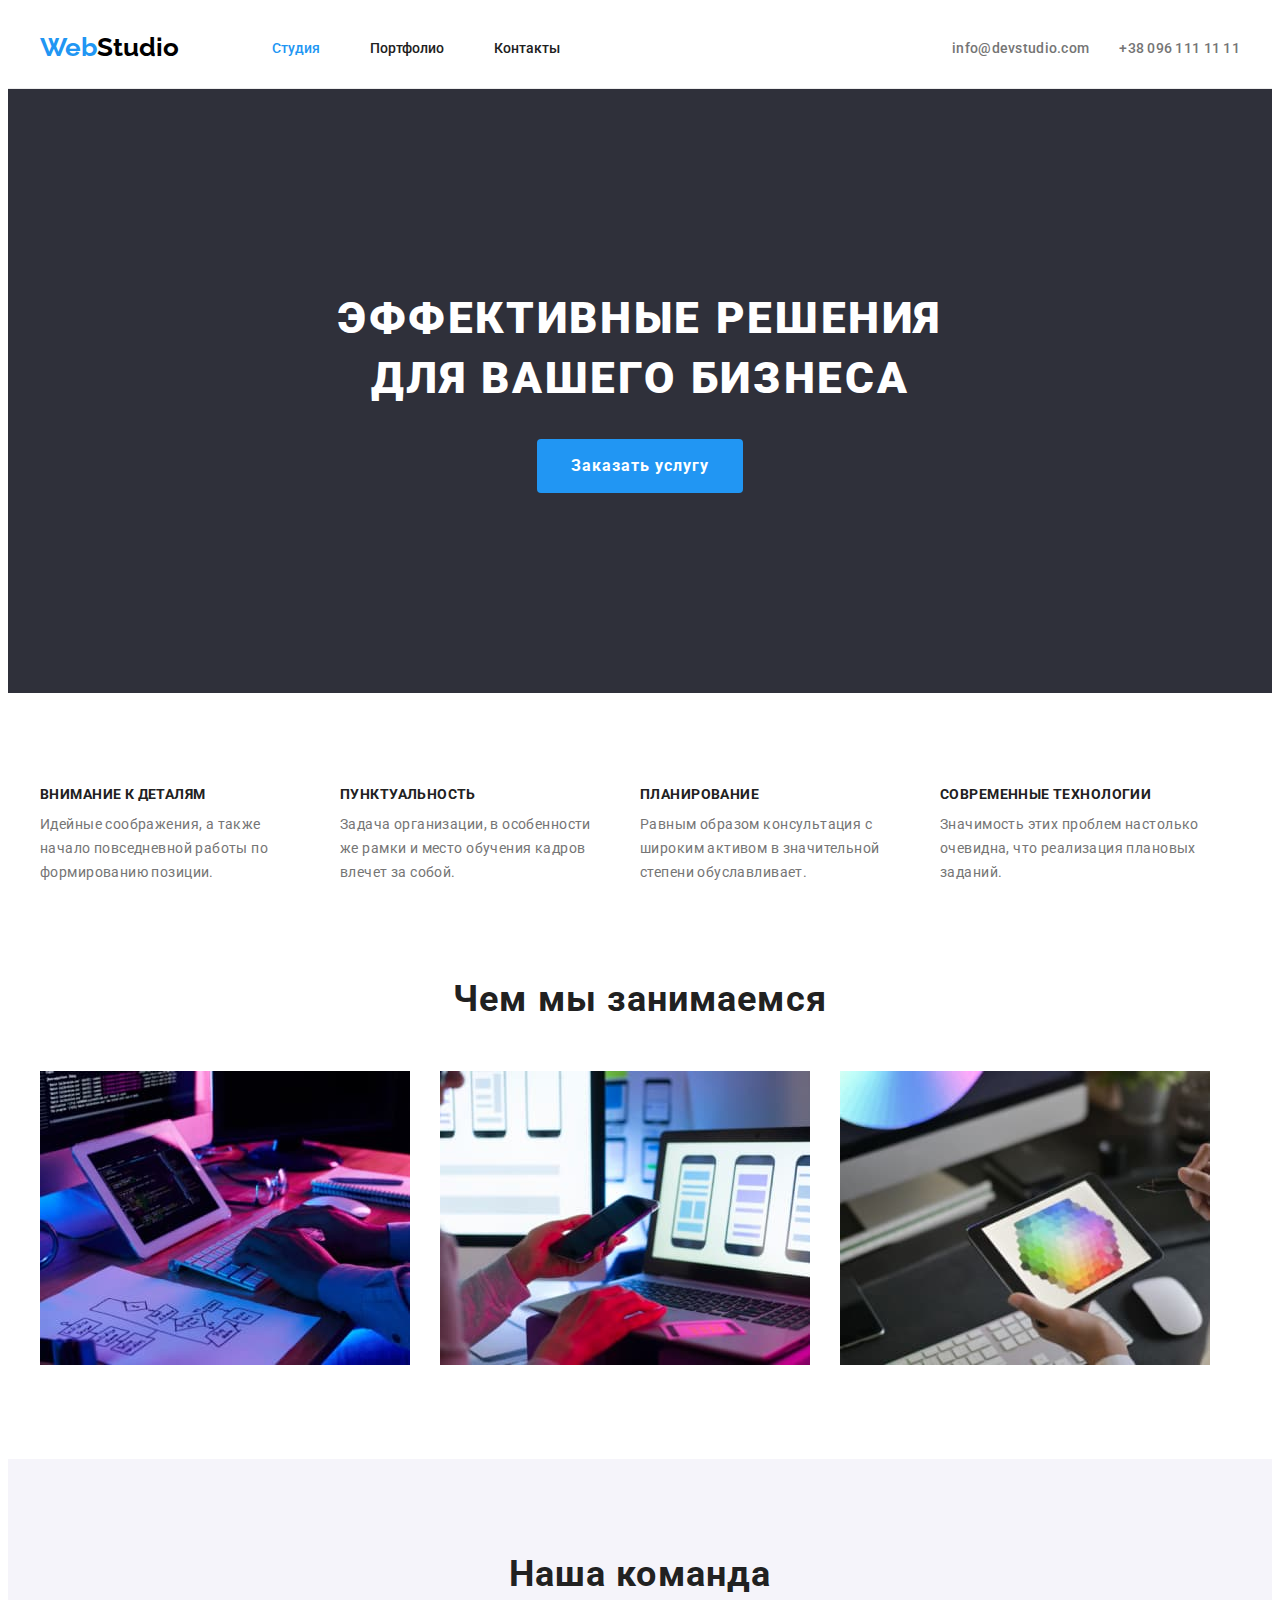
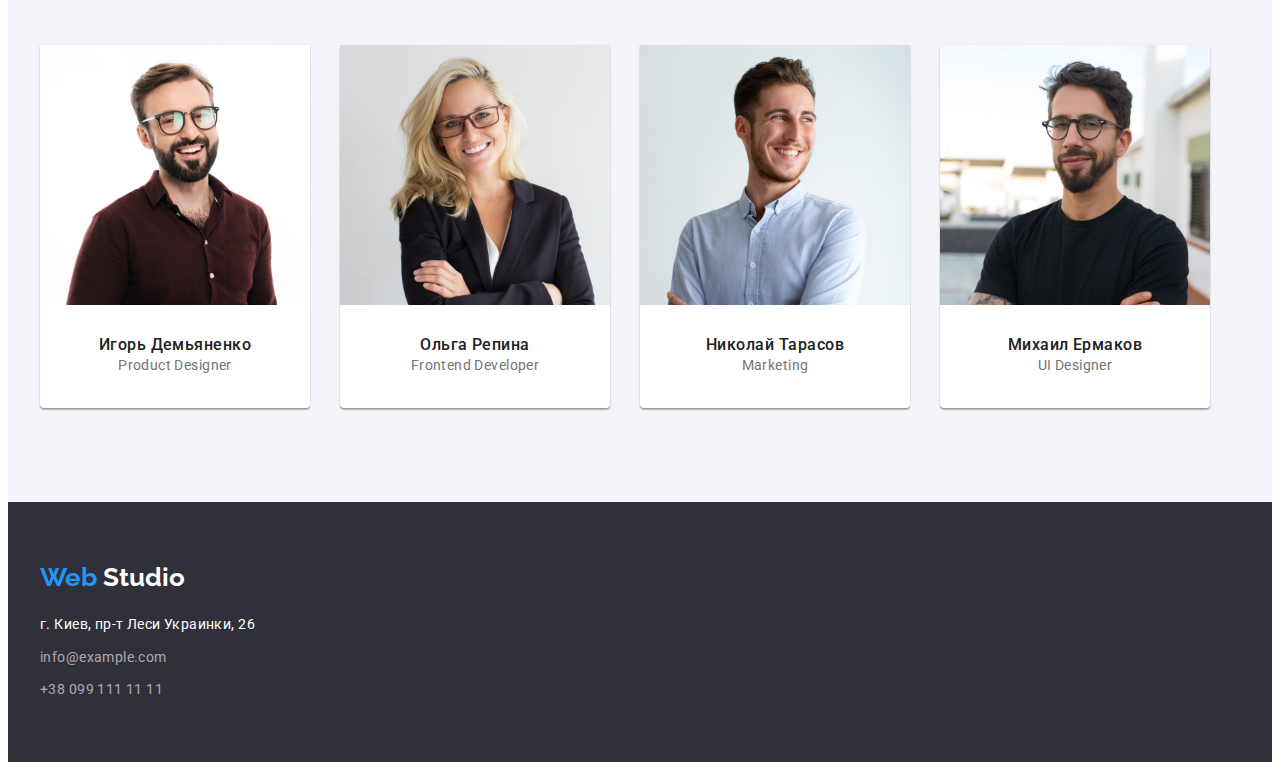
<file: index.html>
<!DOCTYPE html>
<html lang="ru">
<head>
    <meta charset="UTF-8">
    <meta http-equiv="X-UA-Compatible" content="IE=edge">
    <meta name="viewport" content="width=device-width, initial-scale=1.0">
    <title>WebStudio</title>
    <link rel="preconnect" href="https://fonts.googleapis.com">
    <link rel="preconnect" href="https://fonts.gstatic.com" crossorigin>
    <link href="https://fonts.googleapis.com/css2?family=Raleway:wght@700&family=Roboto:wght@400;500;700;900&display=swap" 
          rel="stylesheet">
    <link rel="stylesheet" href="https://cdnjs.cloudflare.com/ajax/libs/modern-normalize/1.1.0/modern-normalize.min.css"
          integrity="sha512-wpPYUAdjBVSE4KJnH1VR1HeZfpl1ub8YT/NKx4PuQ5NmX2tKuGu6U/JRp5y+Y8XG2tV+wKQpNHVUX03MfMFn9Q=="
          crossorigin="anonymous" 
          referrerpolicy="no-referrer" />
    <link rel="stylesheet" href="./css/styles.css">
</head>
<body>

    <header class="header">
        <div class="header-conteiner conteiner">
            <nav class="navigation">
                <a class="logo link" href="index.html" lang="en"><span class="logo-web">Web</span><span
                        class="logo-studio-black">Studio</span></a>
                <ul class="menu list">
                    <li class="menu-item"><a class="menu-link current link" href="./index.html">Студия</a></li>
                    <li class="menu-item"><a class="menu-link link" href="./portfolio.html">Портфолио</a></li>
                    <li class="menu-item"><a class="menu-link link" href="">Контакты</a></li>
                </ul>
            </nav>
            <ul class="menu-contacts list">
                <li><a class="header-email link" href="mailto:info@devstudio.com">info@devstudio.com</a></li>
                <li><a class="header-phone link" href="tel:+380961111111">+38 096 111 11 11</a></li>
            </ul>
        </div>
    </header>

    <main>
<!-- Hero -->
        <section class="hero">
            <div class="conteiner">
                <h1 class="hero-title">Эффективные решения <br> для вашего бизнеса</h1>
                <button type="button" class="hero-button">Заказать услугу</button>
            </div>
        </section>

<!-- Features -->
    <section class="features section">
        <div class="conteiner">
            <h2 class="title visually-hidden">Особенности компании</h2>
            <ul class="features-list list">
                <li class="features-list-item">
                    <h3 class="features-list-item-title">Внимание к деталям</h3>
                    <p class="features-text">Идейные соображения, а также начало повседневной работы по формированию позиции.
                    </p>
                </li>
                <li class="features-list-item">
                    <h3 class="features-list-item-title">Пунктуальность</h3>
                    <p class="features-text">Задача организации, в особенности же рамки и место обучения кадров влечет за
                        собой.</p>
                </li>
                <li class="features-list-item">
                    <h3 class="features-list-item-title">Планирование</h3>
                    <p class="features-text">Равным образом консультация с широким активом в значительной степени
                        обуславливает.</p>
                </li>
                <li class="features-list-item">
                    <h3 class="features-list-item-title">Современные технологии</h3>
                    <p class="features-text">Значимость этих проблем настолько очевидна, что реализация плановых заданий.</p>
                </li>
            </ul>
        </div>
    </section>

<!-- What we do -->
    <section class="what-we-do section">
        <div class="conteiner">
            <h2 class="title">Чем мы занимаемся</h2>
            <ul class="what-we-do-list list">
                <li class="what-we-do-list-item">
                    <img src="./images/main-page/pic1.jpg" alt="Код на планшете" width="370">
                </li>
                <li class="what-we-do-list-item">
                    <img src="./images/main-page/pic2.jpg" alt="Дизайн приложения" width="370">
                </li>
                <li class="what-we-do-list-item">
                    <img src="./images/main-page/pic3.jpg" alt="Палитра цвета" width="370">
                </li>
            </ul>
        </div> 
    </section>

<!-- Our team -->
    <section class="team section">
        <div class="conteiner">
            <h2 class="title">Наша команда</h2>
            <ul class="team-list list">
                <li class="team-list-item">
                    <img src="./images/main-page/img1.jpg" alt="Портрет" width="270">
                    <div class="team-item-text-conteiner">
                        <h3 class="team-list-item-title">Игорь Демьяненко</h3>
                        <p class="team-item-text">Product Designer</p>
                    </div>
                </li>
                <li class="team-list-item">
                    <img src="./images/main-page/img2.jpg" alt="Портрет" width="270">
                    <div class="team-item-text-conteiner">
                        <h3 class="team-list-item-title">Ольга Репина</h3>
                        <p class="team-item-text">Frontend Developer</p>
                    </div>
                </li>
                <li class="team-list-item">
                    <img src="./images/main-page/img3.jpg" alt="Портрет" width="270">
                    <div class="team-item-text-conteiner">
                        <h3 class="team-list-item-title">Николай Тарасов</h3>
                        <p class="team-item-text">Marketing</p>
                    </div>
                </li>
                <li class="team-list-item">
                    <img src="./images/main-page/img4.jpg" alt="Портрет" width="270">
                    <div class="team-item-text-conteiner">
                        <h3 class="team-list-item-title">Михаил Ермаков</h3>
                        <p class="team-item-text">UI Designer</p>
                    </div>
                </li>
            </ul>
        </div>

    </section>
    </main>

    <footer class="footer">
        <div class="conteiner">
            <a class="logo link" href="index.html" lang="en">
            <span class="logo-web">Web</span>
            <span class="logo-studio-white">Studio</span></a>
            <address>
                <ul class="address-list list">
                    <li class="address-list-item"><a class="address link" href="https://goo.gl/maps/8wRMJYcDEy7sv4ex5" 
                    target="_blank" rel="noreferrer noopener">г. Киев, пр-т Леси Украинки, 26</a></li>
                    <li class="address-list-item"><a class="address-mail link" href="mailto:info@example.com">info@example.com</a></li>
                    <li class="address-list-item"><a class="address-phone link" href="tel:+380991111111">+38 099 111 11 11</a></li>
                </ul>
            </address>
        </div>
    </footer>

</body>
</html>
</file>
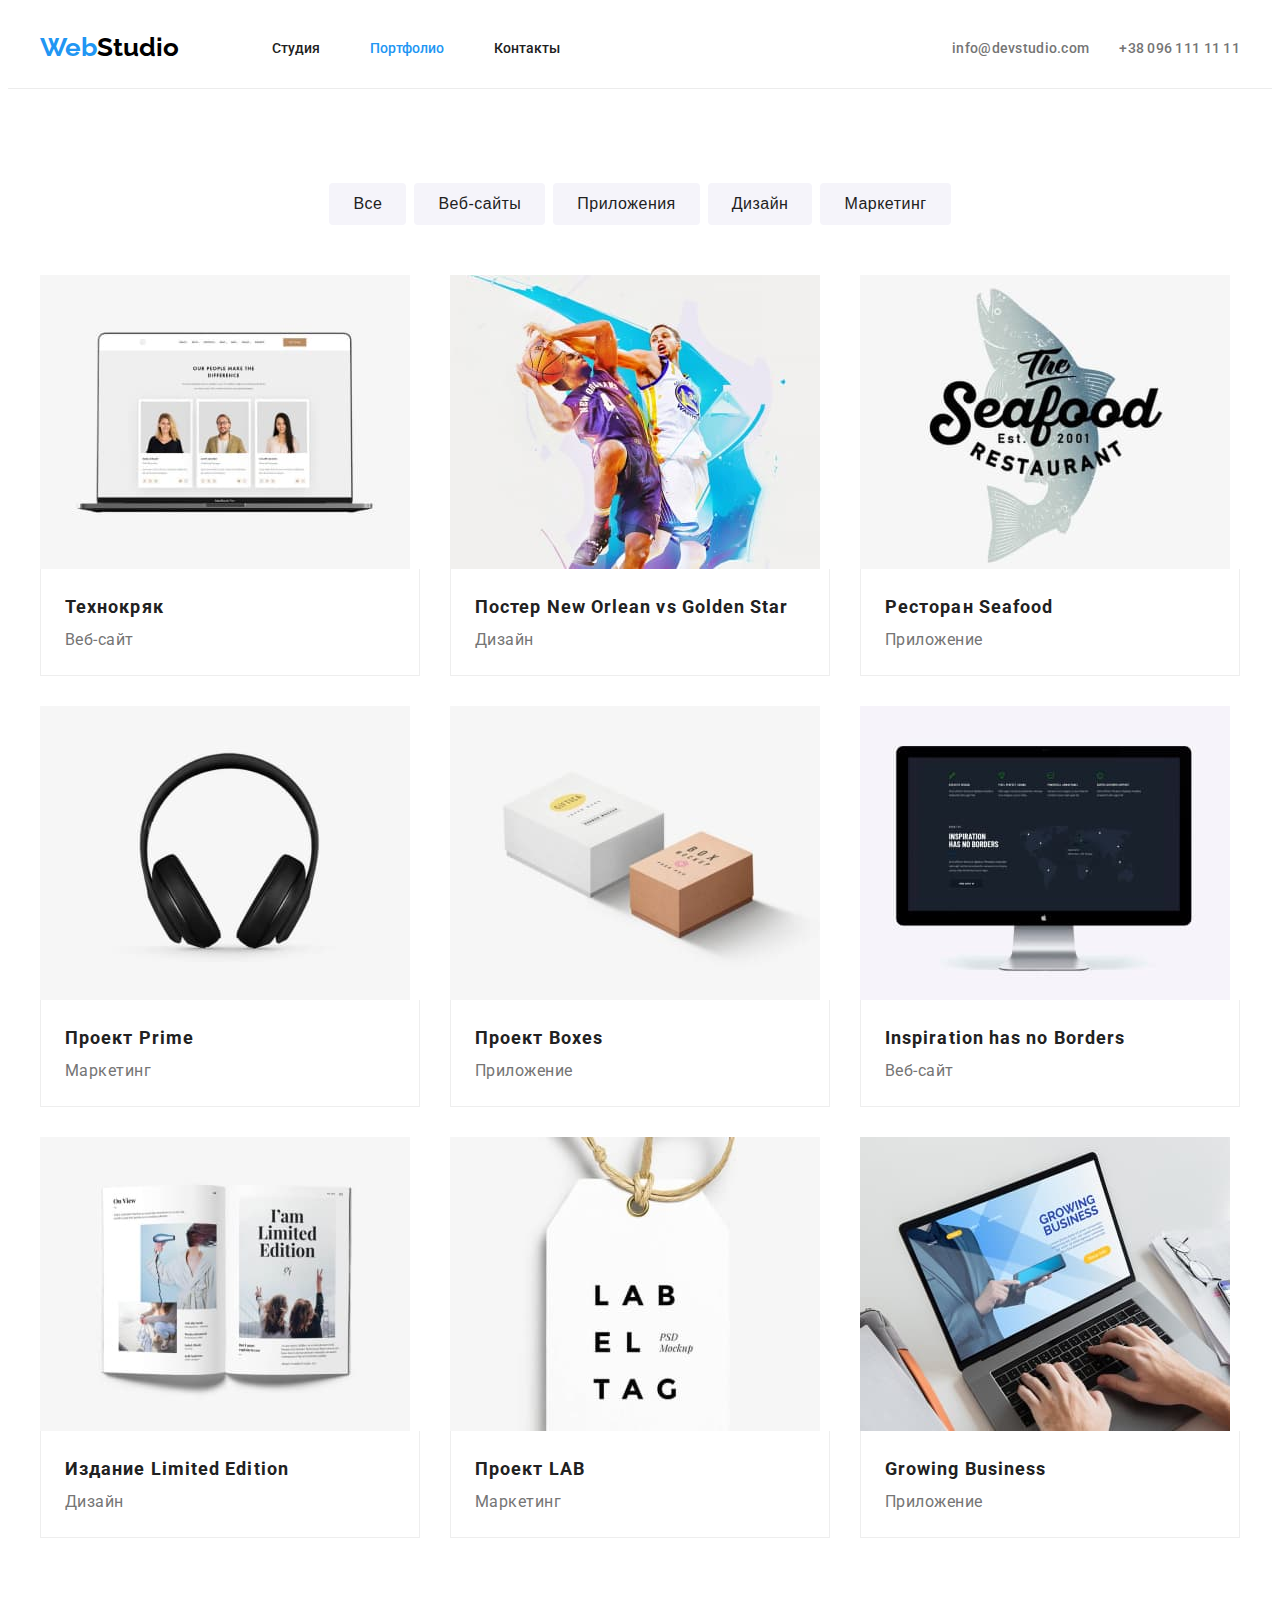
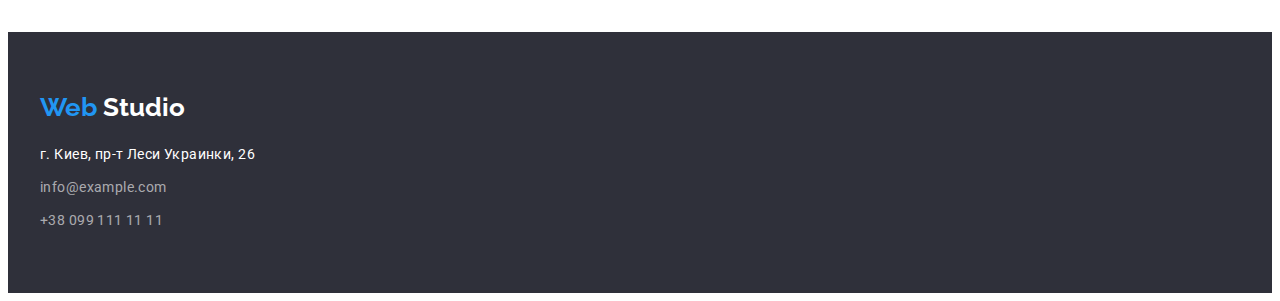
<file: portfolio.html>
<!DOCTYPE html>
<html lang="en">
<head>
    <meta charset="UTF-8">
    <meta http-equiv="X-UA-Compatible" content="IE=edge">
    <meta name="viewport" content="width=device-width, initial-scale=1.0">
    <title>WebStudio Portfolio</title>
    <link rel="preconnect" href="https://fonts.googleapis.com">
    <link rel="preconnect" href="https://fonts.gstatic.com" crossorigin>
    <link href="https://fonts.googleapis.com/css2?family=Raleway:wght@700&family=Roboto:wght@400;500;700;900&display=swap"
        rel="stylesheet">
        <link rel="stylesheet" href="https://cdnjs.cloudflare.com/ajax/libs/modern-normalize/1.1.0/modern-normalize.min.css"
            integrity="sha512-wpPYUAdjBVSE4KJnH1VR1HeZfpl1ub8YT/NKx4PuQ5NmX2tKuGu6U/JRp5y+Y8XG2tV+wKQpNHVUX03MfMFn9Q=="
            crossorigin="anonymous" 
            referrerpolicy="no-referrer" />
    <link rel="stylesheet" href="./css/styles.css">
</head>
<body>

    <header class="header">
        <div class="header-conteiner conteiner">
            <nav class="navigation">
                <a class="logo link" href="index.html" lang="en"><span class="logo-web">Web</span><span
                        class="logo-studio-black">Studio</span></a>
                <ul class="menu list">
                    <li class="menu-item"><a class="menu-link link" href="./index.html">Студия</a></li>
                    <li class="menu-item"><a class="menu-link current link" href="./portfolio.html">Портфолио</a></li>
                    <li class="menu-item"><a class="menu-link link" href="">Контакты</a></li>
                </ul>
            </nav>
            <ul class="menu-contacts list">
                <li><a class="header-email link" href="mailto:info@devstudio.com">info@devstudio.com</a></li>
                <li><a class="header-phone link" href="tel:+380961111111">+38 096 111 11 11</a></li>
            </ul>
        </div>
    </header>

    <main>
        <!-- Projects -->
        <section class="section">
            <div class="conteiner">
                <h1 class="title visually-hidden">Projects</h1>
                <ul class="filter-list list">
                    <li class="filter-list-item"><button type="button" class="filter-button">Все</button></li>
                    <li class="filter-list-item"><button type="button" class="filter-button">Веб-сайты</button></li>
                    <li class="filter-list-item"><button type="button" class="filter-button">Приложения</button></li>
                    <li class="filter-list-item"><button type="button" class="filter-button">Дизайн</button></li>
                    <li class="filter-list-item"><button type="button" class="filter-button">Маркетинг</button></li>
                </ul>
                <ul class="projects-list list">
                    <li class="projects-list-item">
                        <a href="" class="link">
                            <img src="./images/portfolio-page/img1.jpg" alt="Веб-сайт" width="370">
                            <div class="project-item-text-conteiner">
                                <h2 class="project-name">Технокряк</h2>
                                <p class="project-type">Веб-сайт</p>
                            </div>
                        </a>
                    </li>
                    <li class="projects-list-item">
                        <a href="" class="link">
                            <img src="./images/portfolio-page/img2.jpg" alt="Баскетболисты в прыжке" width="370">
                            <div class="project-item-text-conteiner">
                                <h2 class="project-name">Постер New Orlean vs Golden Star</h2>
                                <p class="project-type">Дизайн</p>
                            </div>
                        </a>
                    </li>
                    <li class="projects-list-item">
                        <a href="" class="link">
                            <img src="./images/portfolio-page/img3.jpg" alt="Рыбка с названием ресторана" width="370">
                            <div class="project-item-text-conteiner">
                                <h2 class="project-name">Ресторан Seafood</h2>
                                <p class="project-type">Приложение</p>
                            </div>
                        </a>
                    </li>
                    <li class="projects-list-item">
                        <a href="" class="link">
                            <img src="./images/portfolio-page/img4.jpg" alt="Наушники" width="370">
                            <div class="project-item-text-conteiner">
                                <h2 class="project-name">Проект Prime</h2>
                                <p class="project-type">Маркетинг</p>
                            </div>
                        </a>
                    </li>
                    <li class="projects-list-item">
                        <a href="" class="link">
                            <img src="./images/portfolio-page/img5.jpg" alt="Две небольшие коробочки" width="370">
                            <div class="project-item-text-conteiner">
                                <h2 class="project-name">Проект Boxes</h2>
                                <p class="project-type">Приложение</p>
                            </div>
                        </a>
                    </li>
                    <li class="projects-list-item">
                        <a href="" class="link">
                            <img src="./images/portfolio-page/img6.jpg" alt="Веб-сайт" width="370">
                            <div class="project-item-text-conteiner">
                                <h2 class="project-name">Inspiration has no Borders</h2>
                                <p class="project-type">Веб-сайт</p>
                            </div>
                        </a>
                    </li>
                    <li class="projects-list-item">
                        <a href="" class="link">
                            <img src="./images/portfolio-page/img7.jpg" alt="Открытая книга" width="370">
                            <div class="project-item-text-conteiner">
                                <h2 class="project-name">Издание Limited Edition</h2>
                                <p class="project-type">Дизайн</p>
                            </div>
                        </a>
                    </li>
                    <li class="projects-list-item">
                        <a href="" class="link">
                            <img src="./images/portfolio-page/img8.jpg" alt="Этикетка товара" width="370">
                            <div class="project-item-text-conteiner">
                                <h2 class="project-name">Проект LAB</h2>
                                <p class="project-type">Маркетинг</p>
                            </div>
                        </a>
                    </li>
                    <li class="projects-list-item">
                        <a href="" class="link">
                            <img src="./images/portfolio-page/img9.jpg" alt="Ноутбук с вебсайтом" width="370">
                            <div class="project-item-text-conteiner">
                                <h2 class="project-name">Growing Business</h2>
                                <p class="project-type">Приложение</p>
                            </div>
                        </a>
                    </li>
                </ul>
            </div>

        </section>
    </main>

    <footer class="footer">
        <div class="conteiner">
            <a class="logo link" href="index.html" lang="en">
                <span class="logo-web">Web</span>
                <span class="logo-studio-white">Studio</span></a>
            <address>
                <ul class="address-list list">
                    <li class="address-list-item"><a class="address link" href="https://goo.gl/maps/8wRMJYcDEy7sv4ex5"
                            target="_blank" rel="noreferrer noopener">г. Киев, пр-т Леси Украинки, 26</a></li>
                    <li class="address-list-item"><a class="address-mail link"
                            href="mailto:info@example.com">info@example.com</a></li>
                    <li class="address-list-item"><a class="address-phone link" href="tel:+380991111111">+38 099 111 11
                            11</a></li>
                </ul>
            </address>
        </div>
    </footer>
    


</body>
</html>
</file>
<file: css/styles.css>
:root {
    --dark-titel-color: #212121;
    --light-titel-color: #FFFFFF;
    --text-color: #757575;
    --dark-background-color: #2F303A;
    --white-background-color: #FFFFFF;
    --grey-background-color: #F5F4FA;
    --accent-color: #2196F3;
}

/* ================= BROWSER STYLES RESET =================*/

h1,
h2,
h3,
p {
    margin-top: 0;
    margin-bottom: 0;
}

ul,
ol {
    margin-top: 0;
    margin-bottom: 0;
    padding-left: 0;
}

img {
    display: block;
    max-width: 100%;
    height: auto;
}

address {
    font-style: normal;
}

.list {
    list-style: none;
}

.link {
    text-decoration: none;
}

/* ================= STUDIO ================= */

body {
    background-color: var(--white-background-color);
    font-family: Roboto, sans-serif;
    color: var(--text-color);
}

.conteiner {
    width: 1200px;
    margin: 0 auto;
    padding-left: 15px;
    padding-right: 15px;
}

.section {
    padding-top: 94px;
    padding-bottom: 94px;
}

 .visually-hidden {
    position: absolute;
    width: 1px;
    height: 1px;
    margin: -1px;
    border: 0;
    padding: 0;
    white-space: nowrap;
    clip-path: inset(100%);
    clip: rect(0 0 0 0);
    overflow: hidden;
 }

/* ================= HEADER ================= */

.logo {
    font-family: 'Raleway';
    font-weight: 700;
    font-size: 26px;
    line-height: 1.19;
    color: var(--dark-titel-color);
    margin-right: 93px;
}

.logo-web{
    color: var(--accent-color);
}

.logo-studio-black {
    color: #000000;
}

.logo-studio-white {
    color: #FFFFFF;
}

.menu-link {
    font-weight: 500;
    font-size: 14px;
    line-height: 1.19;
    color: var(--dark-titel-color);
}

.current {
    color: var(--accent-color);
}

.menu-link:hover,
.menu-link:focus {
    color: var(--accent-color);
}

.header-email {
    color: var(--text-color);
    font-weight: 500;
    font-size: 14px;
    line-height: 1.14;
    letter-spacing: 0.02em;
    margin-right: 30px;
}

.header-phone {
    color: var(--text-color);
    font-weight: 500;
    font-size: 14px;
    line-height: 1.14;
    letter-spacing: 0.02em;
}

.header-email:hover,
.header-email:focus,
.header-phone:hover,
.header-phone:focus {
    color: var(--accent-color);
}

.header {
    padding-top: 24px;
    padding-bottom: 25px;
    border-bottom: 1px solid #ECECEC;
}

.header-conteiner {
    display: flex;
    align-items: center;
    justify-content: space-between;
}

.navigation {
    display: flex;
    align-items: center;
}

.menu {
    display: flex;
    align-items: center;
}

.menu-contacts {
    display: flex;
    align-items: center;
}

.menu-item:not(:last-child) {
    margin-right: 50px;
}


/* ================= HERO  ================= */

.hero {
    background-color: var(--dark-background-color);
    text-align: center;
    padding: 200px 0;
}


.hero-title {
    font-weight: 900;
    font-size: 44px;
    line-height: 1.36;
    letter-spacing: 0.06em;
    text-transform: uppercase;
    color: var(--white-background-color);
    margin-bottom: 30px;
}

.hero-button {
    color: var(--light-titel-color);
    font-family: inherit;
    font-weight: 700;
    font-size: 16px;
    line-height: 1.88;
    letter-spacing: 0.06em;
    background-color: var(--accent-color);
    border-radius: 4px;
    border-color: transparent;
    cursor: pointer;
    min-width: 200px;
    padding: 10px 32px;
}

.hero-button:hover,
.hero-button:focus {
    background: #188CE8;
    
}

/* ================= FEATURES ================= */

.title {
    font-weight: 700;
    font-size: 36px;
    line-height: 1.17;
    letter-spacing: 0.03em;
    text-align: center;
    margin-bottom: 50px;
    color: var(--dark-titel-color);
}

.features-list {
    display: flex;
    flex-wrap: wrap;
}

.features-list-item {
    width: 270px;
}

.features-list-item:not(:nth-child(4n)) {
    margin-right: 30px;
}

.features-list-item-title {
    font-weight: 700;
    font-size: 14px;
    line-height: 1.14;
    letter-spacing: 0.03em;
    text-transform: uppercase;
    color: var(--dark-titel-color);
    margin-bottom: 10px;
}

.features-text {
    font-size: 14px;
    line-height: 1.71;
    letter-spacing: 0.03em;
    color: var(--text-color);
}

/* ================= WHAT WE DO ================= */

.what-we-do {
    padding-top: 0;
}

.what-we-do-list {
    display: flex; 
}

.what-we-do-list-item:not(:last-child) {
    margin-right: 30px;
}

/* ================= OUR TEAM ================= */

.team {
    background-color: var(--grey-background-color);
}

.team-list {
    display: flex;
}

.team-list-item {
    background-color: var(--white-background-color);
    border-radius: 0px 0px 4px 4px;
    box-shadow: 0px 1px 3px rgba(0, 0, 0, 0.12), 0px 1px 1px rgba(0, 0, 0, 0.14), 0px 2px 1px rgba(0, 0, 0, 0.2);
}

.team-list-item:not(:nth-child(4n)) {
    margin-right: 30px;
}

.team-list-item-title {
    font-weight: 500;
    font-size: 16px;
    line-height: 1.19;
    letter-spacing: 0.03em;
    text-align: center;
    color: var(--dark-titel-color)
}

.team-item-text {
    font-size: 14px;
    line-height: 1.71;
    letter-spacing: 0.03em;
    text-align: center;
    color: var(--text-color);
}

.team-item-text-conteiner {
    padding-top: 30px;
    padding-bottom: 30px;
}

/* ================= FOOTER ================= */

.footer {
    background-color: var(--dark-background-color);
    padding: 60px 0;
}

.address-list {
    margin-top: 20px;
}

.address-list-item:not(:last-child) {
    margin-bottom: 9px;
}

.address {
    font-size: 14px;
    line-height: 1.71;
    letter-spacing: 0.03em;
    color: #FFFFFF;
}

.address-mail,
.address-phone {
    font-size: 14px;
    line-height: 1.71;
    letter-spacing: 0.03em;
    color: rgba(255, 255, 255, 0.6);
}

.address:hover,
.address:focus,
.address-mail:hover,
.address-mail:focus,
.address-phone:hover,
.address-phone:focus {
    color: var(--accent-color);
}

/* ================= PORTFOLIO ================= */


.filter-list {
    display: flex;
    justify-content: center;
    margin-bottom: 50px;
}

.filter-button {
    font-weight: 500;
    font-size: 16px;
    line-height: 1.62;
    letter-spacing: 0.03em;
    color: var(--dark-titel-color);
    background-color: var(--grey-background-color);
    cursor: pointer;
    border-radius: 4px;
    border-color: transparent;
    padding: 6px 22px;
}

.filter-button:hover,
.filter-button:focus {
    box-shadow: 0px 3px 1px rgba(0, 0, 0, 0.1), 0px 1px 2px rgba(0, 0, 0, 0.08), 0px 2px 2px rgba(0, 0, 0, 0.12);
    background-color: var(--accent-color);
    color: var(--light-titel-color);
}

.filter-list-item:not(:last-child) {
    margin-right: 8px;
}



.filter {
    font-family: inherit;
    font-weight: 500;
    font-size: 16px;
    line-height: 1.62;
    letter-spacing: 0.03em;
    text-align: center;
    color: var(--dark-titel-color);
    background-color: var(--grey-background-color);
    border-radius: 4px;
    border-color: transparent;
}

.filter:hover,
.filter:focus,
.filter:active {
    color: var(--light-titel-color);
    background-color: var(--accent-color);
    cursor: pointer;
}

.projects-list {
    display: flex;
    justify-content: center;
    flex-wrap: wrap;
}

.projects-list-item {
    width: calc((100% - 60px) / 3);
}

.project-item-text-conteiner {
    border: 1px solid #EEEEEE;
    border-top: 0;
    padding: 20px 24px;
}

.projects-list-item:not(:nth-child(3n)) {
    margin-right: 30px;
}

.projects-list-item:not(:nth-last-child(-n + 3)) {
    margin-bottom: 30px;
}

.project-name {
    font-weight: 700;
    font-size: 18px;
    line-height: 2;
    letter-spacing: 0.06em;
    color: var(--dark-titel-color);
}

.project-type {
    font-size: 16px;
    line-height: 1.88;
    letter-spacing: 0.03em;
    color: var(--text-color);
}
</file>
